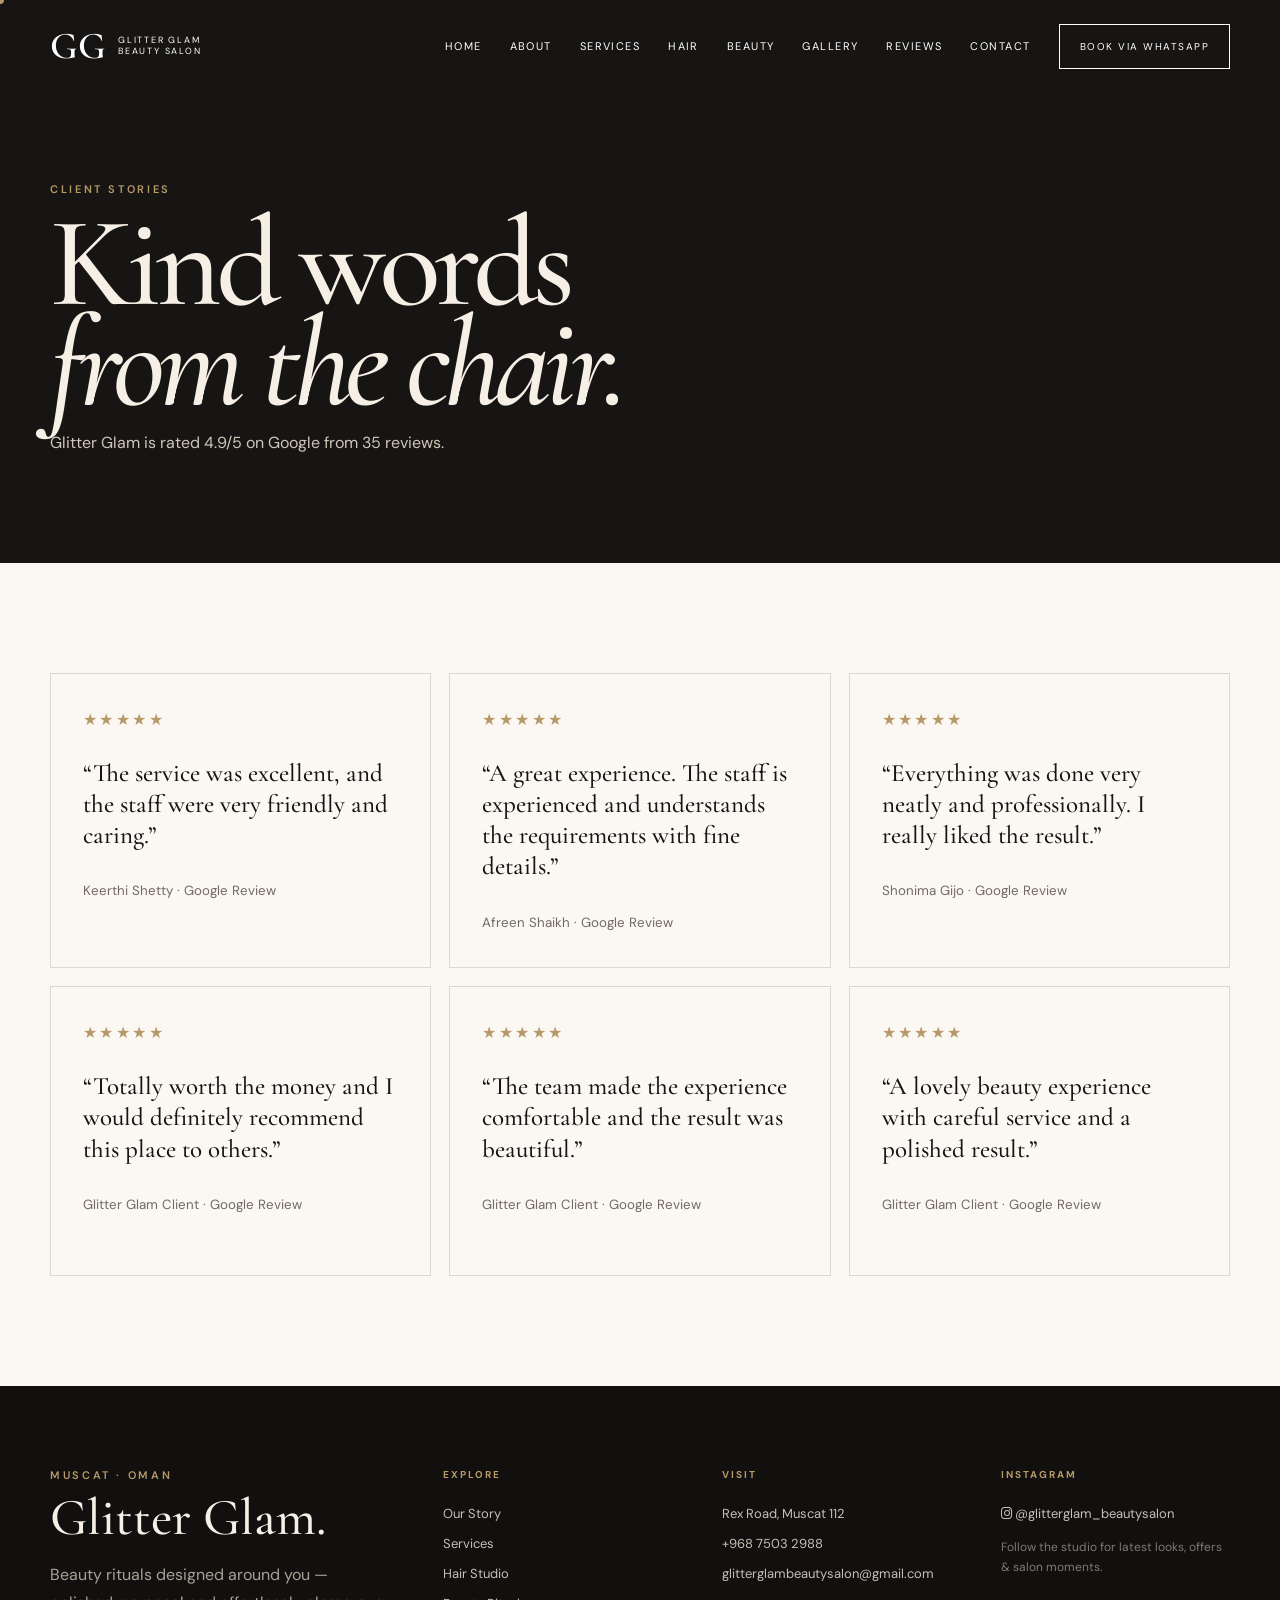
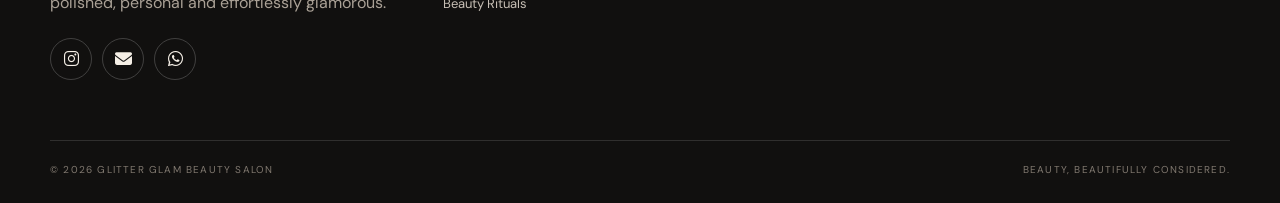
<file: reviews.html>
<!doctype html>
<html lang="en">

<head>
    <meta charset="utf-8">
    <meta name="viewport" content="width=device-width,initial-scale=1">
    <title>Reviews | Glitter Glam Beauty Salon</title>
    <link rel="stylesheet" href="https://cdnjs.cloudflare.com/ajax/libs/font-awesome/6.5.2/css/all.min.css">
    <link rel="stylesheet" href="css/styles.css">
</head>

<body>
    <div class="preloader" data-preloader>
        <div class="loader-inner">
            <div class="loader-mark">GG</div>
            <div class="loader-line"></div>
            <div class="loader-text">Glitter Glam Beauty Salon</div>
        </div>
    </div>
    <div class="cursor"></div>
    <header class="site-header" data-header>
        <div class="container nav"><a class="brand" href="index.html"><span class="brand-monogram">GG</span><span
                    class="brand-copy">Glitter Glam<br>Beauty Salon</span></a>
            <nav class="nav-links" data-nav><a href="index.html">Home</a><a href="about.html">About</a><a
                    href="services.html">Services</a><a href="hair.html">Hair</a><a href="beauty.html">Beauty</a><a
                    href="gallery.html">Gallery</a><a href="reviews.html">Reviews</a><a
                    href="contact.html">Contact</a><a class="nav-cta" href="https://wa.me/96875032988"
                    target="_blank">Book via WhatsApp</a></nav><button class="menu-toggle" data-menu-toggle
                aria-label="Menu"><span></span><span></span></button>
        </div>
    </header>
    <main>
        <section class="page-hero">
            <div class="container reveal">
                <div class="eyebrow">Client stories</div>
                <h1>Kind words<br><i>from the chair.</i></h1>
                <p>Glitter Glam is rated 4.9/5 on Google from 35 reviews.</p>
            </div>
        </section>
        <section class="section">
            <div class="container">
                <div class="reviews-grid stagger">
                    <article class="review">
                        <div class="stars">★★★★★</div>
                        <p>“The service was excellent, and the staff were very friendly and caring.”</p><small>Keerthi
                            Shetty · Google Review</small>
                    </article>
                    <article class="review">
                        <div class="stars">★★★★★</div>
                        <p>“A great experience. The staff is experienced and understands the requirements with fine
                            details.”</p><small>Afreen Shaikh · Google Review</small>
                    </article>
                    <article class="review">
                        <div class="stars">★★★★★</div>
                        <p>“Everything was done very neatly and professionally. I really liked the result.”</p>
                        <small>Shonima Gijo · Google Review</small>
                    </article>
                    <article class="review">
                        <div class="stars">★★★★★</div>
                        <p>“Totally worth the money and I would definitely recommend this place to others.”</p>
                        <small>Glitter Glam Client · Google Review</small>
                    </article>
                    <article class="review">
                        <div class="stars">★★★★★</div>
                        <p>“The team made the experience comfortable and the result was beautiful.”</p><small>Glitter
                            Glam Client · Google Review</small>
                    </article>
                    <article class="review">
                        <div class="stars">★★★★★</div>
                        <p>“A lovely beauty experience with careful service and a polished result.”</p><small>Glitter
                            Glam Client · Google Review</small>
                    </article>
                </div>
            </div>
        </section>
    </main>
    <footer class="site-footer">
        <div class="container">
            <div class="footer-top">
                <div class="footer-brand">
                    <div class="eyebrow">Muscat · Oman</div>
                    <h2>Glitter Glam.</h2>
                    <p>Beauty rituals designed around you — polished, personal and effortlessly glamorous.</p>
                    <div class="social-row">
                        <a class="social-icon" href="https://www.instagram.com/glitterglam_beautysalon/" target="_blank"
                            aria-label="Instagram"><i class="fa-brands fa-instagram"></i></a>
                        <a class="social-icon" href="mailto:glitterglambeautysalon@gmail.com" aria-label="Email"><i
                                class="fa-solid fa-envelope"></i></a>
                        <a class="social-icon" href="https://wa.me/96875032988" target="_blank" aria-label="WhatsApp"><i
                                class="fa-brands fa-whatsapp"></i></a>
                    </div>
                </div>
                <div class="footer-col">
                    <h4>Explore</h4><a href="about.html">Our Story</a><a href="services.html">Services</a><a
                        href="hair.html">Hair Studio</a><a href="beauty.html">Beauty Rituals</a>
                </div>
                <div class="footer-col">
                    <h4>Visit</h4><a
                        href="https://maps.app.goo.gl/MbD852n7uoucoB3p8"
                        target="_blank">Rex Road, Muscat 112</a><a href="tel:+96875032988">+968 7503 2988</a><a
                        href="mailto:glitterglambeautysalon@gmail.com">glitterglambeautysalon@gmail.com</a>
                </div>
                <div class="footer-col">
                    <h4>Instagram</h4><a href="https://www.instagram.com/glitterglam_beautysalon/" target="_blank"><i
                            class="fa-brands fa-instagram"></i> @glitterglam_beautysalon</a>
                    <p style="color:#817970;font-size:12px">Follow the studio for latest looks, offers & salon moments.
                    </p>
                </div>
            </div>
            <div class="footer-bottom"><span>© 2026 Glitter Glam Beauty Salon</span><span>Beauty, beautifully
                    considered.</span></div>
        </div>
    </footer><button class="to-top" aria-label="Back to top">↑</button>
    <script src="js/script.js"></script>
</body>

</html>
</file>
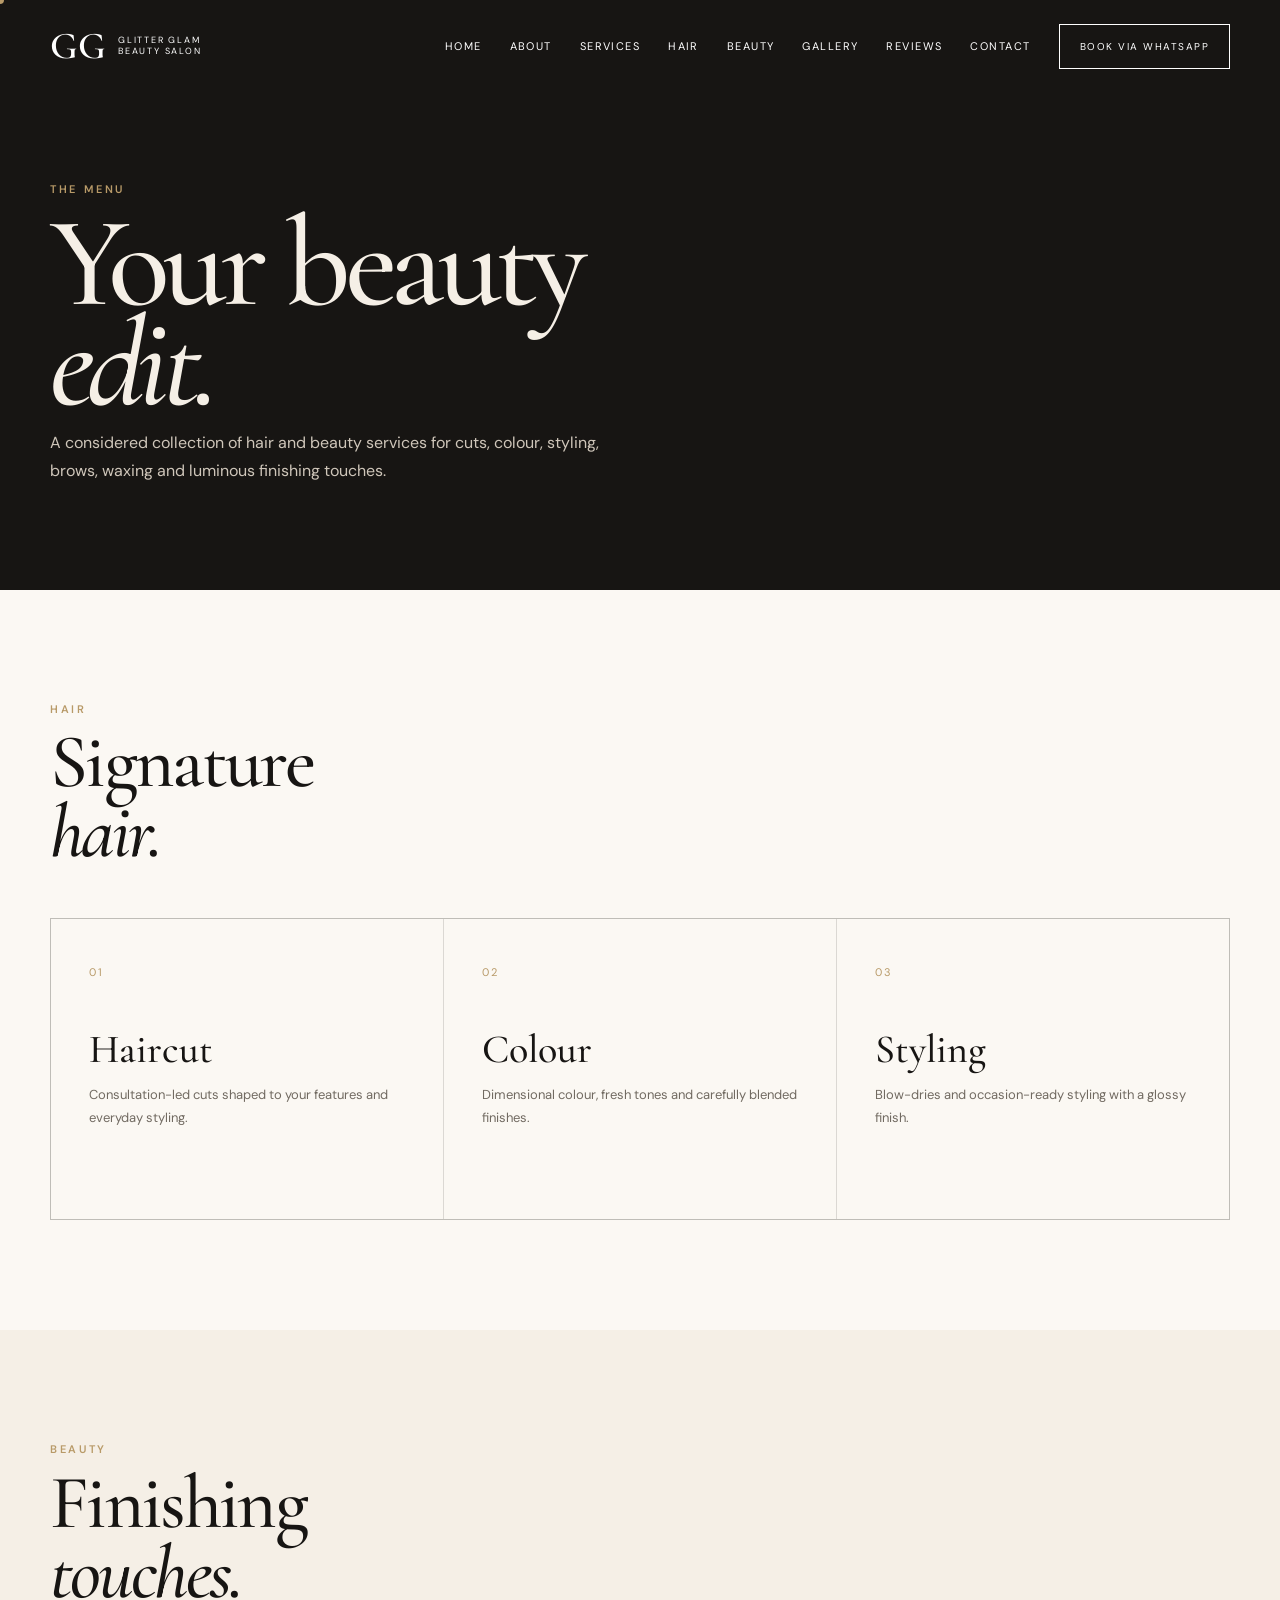
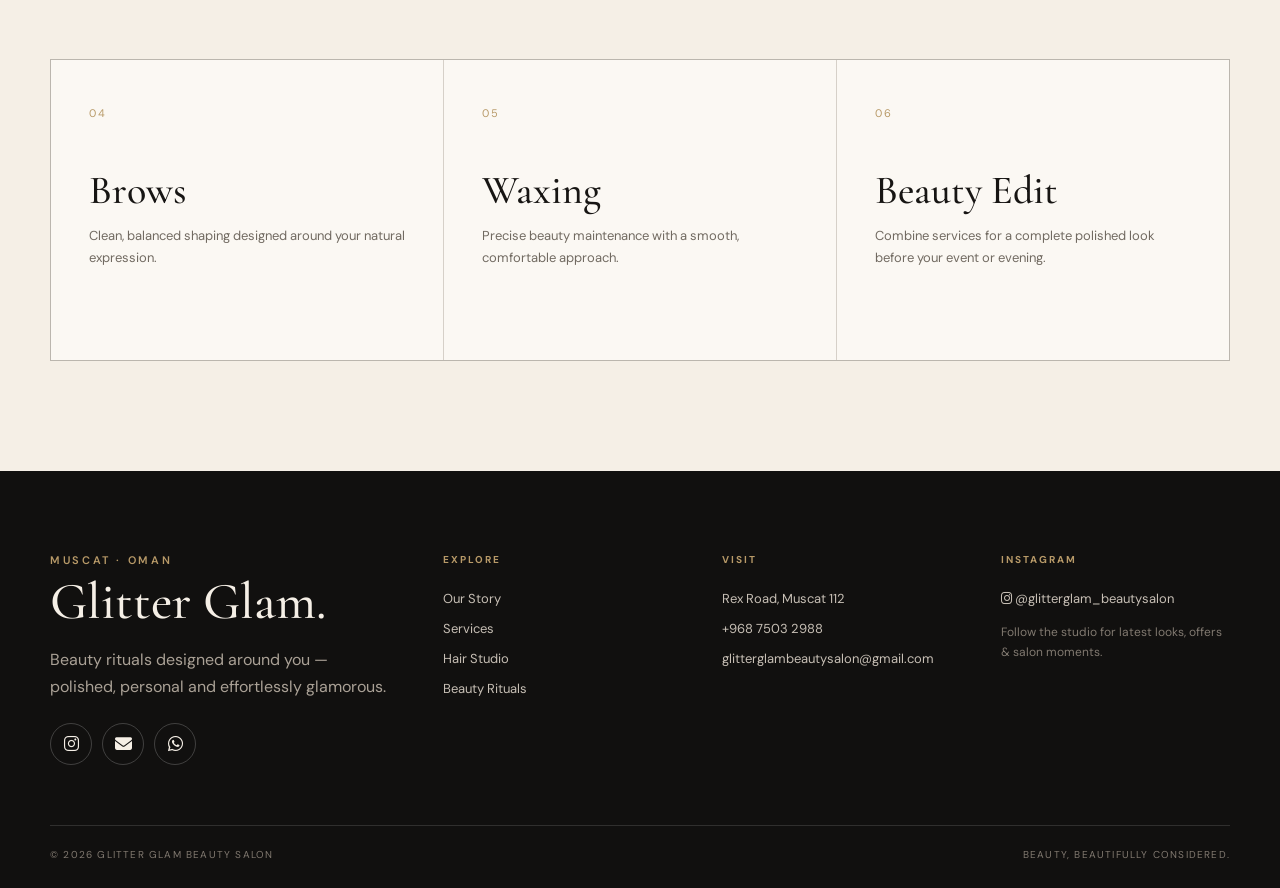
<file: services.html>
<!doctype html>
<html lang="en">

<head>
    <meta charset="utf-8">
    <meta name="viewport" content="width=device-width,initial-scale=1">
    <title>Services | Glitter Glam Beauty Salon</title>
    <link rel="stylesheet" href="https://cdnjs.cloudflare.com/ajax/libs/font-awesome/6.5.2/css/all.min.css">
    <link rel="stylesheet" href="css/styles.css">
</head>

<body>
    <div class="preloader" data-preloader>
        <div class="loader-inner">
            <div class="loader-mark">GG</div>
            <div class="loader-line"></div>
            <div class="loader-text">Glitter Glam Beauty Salon</div>
        </div>
    </div>
    <div class="cursor"></div>
    <header class="site-header" data-header>
        <div class="container nav"><a class="brand" href="index.html"><span class="brand-monogram">GG</span><span
                    class="brand-copy">Glitter Glam<br>Beauty Salon</span></a>
            <nav class="nav-links" data-nav><a href="index.html">Home</a><a href="about.html">About</a><a
                    href="services.html">Services</a><a href="hair.html">Hair</a><a href="beauty.html">Beauty</a><a
                    href="gallery.html">Gallery</a><a href="reviews.html">Reviews</a><a
                    href="contact.html">Contact</a><a class="nav-cta" href="https://wa.me/96875032988"
                    target="_blank">Book via WhatsApp</a></nav><button class="menu-toggle" data-menu-toggle
                aria-label="Menu"><span></span><span></span></button>
        </div>
    </header>
    <main>
        <section class="page-hero">
            <div class="container reveal">
                <div class="eyebrow">The menu</div>
                <h1>Your beauty<br><i>edit.</i></h1>
                <p>A considered collection of hair and beauty services for cuts, colour, styling, brows, waxing and
                    luminous finishing touches.</p>
            </div>
        </section>
        <section class="section">
            <div class="container">
                <div class="section-head reveal">
                    <div>
                        <div class="eyebrow">Hair</div>
                        <h2>Signature<br><i>hair.</i></h2>
                    </div>
                </div>
                <div class="services-grid stagger">
                    <div class="service-card"><span class="service-number">01</span>
                        <h3>Haircut</h3>
                        <p>Consultation-led cuts shaped to your features and everyday styling.</p>
                    </div>
                    <div class="service-card"><span class="service-number">02</span>
                        <h3>Colour</h3>
                        <p>Dimensional colour, fresh tones and carefully blended finishes.</p>
                    </div>
                    <div class="service-card"><span class="service-number">03</span>
                        <h3>Styling</h3>
                        <p>Blow-dries and occasion-ready styling with a glossy finish.</p>
                    </div>
                </div>
            </div>
        </section>
        <section class="section" style="background:var(--cream)">
            <div class="container">
                <div class="section-head reveal">
                    <div>
                        <div class="eyebrow">Beauty</div>
                        <h2>Finishing<br><i>touches.</i></h2>
                    </div>
                </div>
                <div class="services-grid stagger">
                    <div class="service-card"><span class="service-number">04</span>
                        <h3>Brows</h3>
                        <p>Clean, balanced shaping designed around your natural expression.</p>
                    </div>
                    <div class="service-card"><span class="service-number">05</span>
                        <h3>Waxing</h3>
                        <p>Precise beauty maintenance with a smooth, comfortable approach.</p>
                    </div>
                    <div class="service-card"><span class="service-number">06</span>
                        <h3>Beauty Edit</h3>
                        <p>Combine services for a complete polished look before your event or evening.</p>
                    </div>
                </div>
            </div>
        </section>
    </main>
    <footer class="site-footer">
        <div class="container">
            <div class="footer-top">
                <div class="footer-brand">
                    <div class="eyebrow">Muscat · Oman</div>
                    <h2>Glitter Glam.</h2>
                    <p>Beauty rituals designed around you — polished, personal and effortlessly glamorous.</p>
                    <div class="social-row">
                        <a class="social-icon" href="https://www.instagram.com/glitterglam_beautysalon/" target="_blank"
                            aria-label="Instagram"><i class="fa-brands fa-instagram"></i></a>
                        <a class="social-icon" href="mailto:glitterglambeautysalon@gmail.com" aria-label="Email"><i
                                class="fa-solid fa-envelope"></i></a>
                        <a class="social-icon" href="https://wa.me/96875032988" target="_blank" aria-label="WhatsApp"><i
                                class="fa-brands fa-whatsapp"></i></a>
                    </div>
                </div>
                <div class="footer-col">
                    <h4>Explore</h4><a href="about.html">Our Story</a><a href="services.html">Services</a><a
                        href="hair.html">Hair Studio</a><a href="beauty.html">Beauty Rituals</a>
                </div>
                <div class="footer-col">
                    <h4>Visit</h4><a
                        href="https://maps.app.goo.gl/MbD852n7uoucoB3p8"
                        target="_blank">Rex Road, Muscat 112</a><a href="tel:+96875032988">+968 7503 2988</a><a
                        href="mailto:glitterglambeautysalon@gmail.com">glitterglambeautysalon@gmail.com</a>
                </div>
                <div class="footer-col">
                    <h4>Instagram</h4><a href="https://www.instagram.com/glitterglam_beautysalon/" target="_blank"><i
                            class="fa-brands fa-instagram"></i> @glitterglam_beautysalon</a>
                    <p style="color:#817970;font-size:12px">Follow the studio for latest looks, offers & salon moments.
                    </p>
                </div>
            </div>
            <div class="footer-bottom"><span>© 2026 Glitter Glam Beauty Salon</span><span>Beauty, beautifully
                    considered.</span></div>
        </div>
    </footer><button class="to-top" aria-label="Back to top">↑</button>
    <script src="js/script.js"></script>
</body>

</html>
</file>
<file: css/styles.css>
@import url('https://fonts.googleapis.com/css2?family=Cormorant+Garamond:wght@400;500;600;700&family=DM+Sans:wght@300;400;500;600&display=swap');

:root {
    --ink: #171513;
    --cream: #f5efe6;
    --paper: #fbf8f3;
    --gold: #b89a68;
    --muted: #716a61;
    --line: rgba(23, 21, 19, .14);
    --white: #fff
}

* {
    box-sizing: border-box
}

html {
    scroll-behavior: smooth
}

body {
    margin: 0;
    background: var(--paper);
    color: var(--ink);
    font-family: "DM Sans", sans-serif;
    font-weight: 400;
    line-height: 1.7
}

body.is-loading {
    overflow: hidden
}

a {
    color: inherit;
    text-decoration: none
}

img {
    display: block;
    width: 100%;
    height: 100%;
    object-fit: cover
}

.container {
    width: min(1180px, calc(100% - 48px));
    margin: auto
}

.serif {
    font-family: "Cormorant Garamond", serif
}

.eyebrow {
    font-size: 11px;
    letter-spacing: .24em;
    text-transform: uppercase;
    color: var(--gold);
    font-weight: 600
}

.section {
    padding: 110px 0
}

.section.dark {
    background: var(--ink);
    color: var(--cream)
}

.section-head {
    display: flex;
    justify-content: space-between;
    gap: 30px;
    align-items: end;
    margin-bottom: 50px
}

.section-head h2 {
    font: 500 clamp(44px, 6vw, 76px)/.92 "Cormorant Garamond", serif;
    margin: 10px 0 0;
    letter-spacing: -.035em
}

.section-head p {
    max-width: 430px;
    color: var(--muted)
}

.dark .section-head p {
    color: #bdb5aa
}

.preloader {
    position: fixed;
    inset: 0;
    background: var(--ink);
    color: var(--cream);
    z-index: 9999;
    display: grid;
    place-items: center;
    transition: opacity .7s, visibility .7s
}

.preloader.done {
    opacity: 0;
    visibility: hidden
}

.loader-inner {
    text-align: center
}

.loader-mark {
    font: 600 68px/.8 "Cormorant Garamond", serif;
    letter-spacing: .08em
}

.loader-line {
    width: 120px;
    height: 1px;
    background: var(--gold);
    margin: 22px auto;
    transform-origin: left;
    animation: load 1.1s ease forwards
}

.loader-text {
    font-size: 10px;
    letter-spacing: .35em;
    text-transform: uppercase
}

@keyframes load {
    from {
        transform: scaleX(0)
    }

    to {
        transform: scaleX(1)
    }
}

.site-header {
    position: fixed;
    top: 0;
    left: 0;
    right: 0;
    z-index: 100;
    padding: 24px 0;
    color: white;
    transition: .45s
}

.site-header.scrolled {
    background: rgba(245, 239, 230, .94);
    backdrop-filter: blur(14px);
    color: var(--ink);
    box-shadow: 0 10px 40px rgba(0, 0, 0, .06)
}

.nav {
    display: flex;
    align-items: center;
    justify-content: space-between
}

.brand {
    display: flex;
    align-items: center;
    gap: 12px
}

.brand-monogram {
    font: 600 38px/.8 "Cormorant Garamond", serif
}

.brand-copy {
    font-size: 9px;
    letter-spacing: .2em;
    text-transform: uppercase;
    line-height: 1.3
}

.nav-links {
    display: flex;
    align-items: center;
    gap: 28px;
    font-size: 11px;
    text-transform: uppercase;
    letter-spacing: .13em
}

.nav-links a {
    position: relative
}

.nav-links a:after {
    content: "";
    position: absolute;
    left: 0;
    bottom: -7px;
    width: 100%;
    height: 1px;
    background: currentColor;
    transform: scaleX(0);
    transform-origin: right;
    transition: .35s
}

.nav-links a:hover:after {
    transform: scaleX(1);
    transform-origin: left
}

.nav-cta,
.btn {
    display: inline-flex;
    align-items: center;
    justify-content: center;
    gap: 10px;
    border: 1px solid currentColor;
    padding: 13px 20px;
    text-transform: uppercase;
    letter-spacing: .15em;
    font-size: 10px;
    transition: .35s
}

.btn-fill {
    background: var(--ink);
    color: var(--cream);
    border-color: var(--ink)
}

.btn-fill:hover {
    background: var(--gold);
    border-color: var(--gold)
}

.menu-toggle {
    display: none;
    background: none;
    border: 0;
    color: inherit
}

.menu-toggle span {
    display: block;
    width: 25px;
    height: 1px;
    background: currentColor;
    margin: 6px
}

.hero {
    min-height: 100vh;
    background: var(--ink);
    color: var(--cream);
    position: relative;
    overflow: hidden;
    display: grid;
    align-items: end
}

.hero-media {
    position: absolute;
    inset: 0
}

.hero-media:after {
    content: "";
    position: absolute;
    inset: 0;
    background: linear-gradient(90deg, rgba(10, 8, 7, .72), rgba(10, 8, 7, .16) 65%, rgba(10, 8, 7, .45))
}

.hero-content {
    position: relative;
    z-index: 2;
    padding: 170px 0 95px
}

.hero h1 {
    font: 500 clamp(64px, 10vw, 150px)/.78 "Cormorant Garamond", serif;
    letter-spacing: -.05em;
    max-width: 900px;
    margin: 20px 0 30px
}

.hero p {
    max-width: 540px;
    color: #ddd4c8;
    font-size: 15px
}

.hero-actions {
    display: flex;
    gap: 12px;
    margin-top: 34px
}

.hero .btn {
    color: var(--cream)
}

.hero .btn-fill {
    background: var(--cream);
    color: var(--ink);
    border-color: var(--cream)
}

.intro-grid {
    display: grid;
    grid-template-columns: 1fr 1.15fr;
    gap: 90px;
    align-items: center
}

.intro-copy h2 {
    font: 500 clamp(48px, 6vw, 80px)/.92 "Cormorant Garamond", serif;
    margin: 15px 0 25px
}

.intro-copy p {
    color: var(--muted);
    max-width: 530px
}

.image-frame {
    height: 650px;
    overflow: hidden;
    position: relative
}

.image-frame img {
    transition: transform 1.1s cubic-bezier(.2, .7, .2, 1)
}

.image-frame:hover img {
    transform: scale(1.045)
}

.caption {
    position: absolute;
    bottom: 18px;
    left: 18px;
    background: rgba(251, 248, 243, .9);
    padding: 8px 12px;
    font-size: 10px;
    letter-spacing: .15em;
    text-transform: uppercase
}

.services-grid {
    display: grid;
    grid-template-columns: repeat(3, 1fr);
    gap: 1px;
    background: var(--line);
    border: 1px solid var(--line)
}

.service-card {
    background: var(--paper);
    padding: 38px;
    min-height: 300px;
    transition: .45s
}

.service-card:hover {
    background: var(--ink);
    color: var(--cream);
    transform: translateY(-8px)
}

.service-card h3 {
    font: 500 40px/1 "Cormorant Garamond", serif;
    margin: 45px 0 15px
}

.service-card p {
    color: var(--muted);
    font-size: 13px
}

.service-card:hover p {
    color: #bbb2a6
}

.service-number {
    font: 11px "DM Sans", sans-serif;
    letter-spacing: .2em;
    color: var(--gold)
}

.mosaic {
    display: grid;
    grid-template-columns: 1.1fr .9fr .9fr;
    grid-auto-rows: 260px;
    gap: 14px
}

.mosaic .wide {
    grid-row: span 2
}

.mosaic .tall {
    grid-row: span 2
}

.mosaic figure {
    margin: 0;
    overflow: hidden
}

.mosaic figure img {
    transition: 1s
}

.mosaic figure:hover img {
    transform: scale(1.06)
}

.story {
    display: grid;
    grid-template-columns: .8fr 1.2fr;
    gap: 80px;
    align-items: center
}

.story h2 {
    font: 500 clamp(52px, 7vw, 92px)/.86 "Cormorant Garamond", serif;
    margin: 12px 0 28px
}

.story p {
    color: var(--muted);
    max-width: 580px
}

.quote {
    font: 500 31px/1.25 "Cormorant Garamond", serif;
    border-top: 1px solid var(--line);
    padding-top: 25px;
    margin-top: 40px
}

.reviews-grid {
    display: grid;
    grid-template-columns: repeat(3, 1fr);
    gap: 18px
}

.review {
    border: 1px solid var(--line);
    padding: 32px;
    min-height: 290px;
    background: var(--paper)
}

.stars {
    letter-spacing: .15em;
    color: var(--gold)
}

.review p {
    font: 500 25px/1.25 "Cormorant Garamond", serif
}

.review small {
    color: var(--muted)
}

.contact-grid {
    display: grid;
    grid-template-columns: 1fr 1fr;
    gap: 70px
}

.contact-grid h1 {
    font: 500 clamp(60px, 8vw, 105px)/.82 "Cormorant Garamond", serif;
    margin: 15px 0 30px
}

.contact-list {
    border-top: 1px solid var(--line)
}

.contact-item {
    padding: 20px 0;
    border-bottom: 1px solid var(--line);
    display: flex;
    justify-content: space-between;
    gap: 20px
}

.contact-item span:first-child {
    text-transform: uppercase;
    letter-spacing: .14em;
    font-size: 10px;
    color: var(--gold)
}

.page-hero {
    padding: 180px 0 90px;
    background: var(--ink);
    color: var(--cream)
}

.page-hero h1 {
    font: 500 clamp(65px, 10vw, 135px)/.78 "Cormorant Garamond", serif;
    margin: 15px 0;
    letter-spacing: -.05em
}

.page-hero p {
    max-width: 600px;
    color: #cfc6ba
}

.site-footer {
    background: #11100f;
    color: var(--cream);
    padding: 80px 0 25px
}

.footer-top {
    display: grid;
    grid-template-columns: 1.5fr 1fr 1fr 1fr;
    gap: 50px;
    padding-bottom: 60px;
    border-bottom: 1px solid rgba(255, 255, 255, .13)
}

.footer-brand h2 {
    font: 500 52px/.9 "Cormorant Garamond", serif;
    margin: 10px 0 20px
}

.footer-brand p {
    color: #aaa196
}

.footer-col h4 {
    font-size: 10px;
    letter-spacing: .2em;
    text-transform: uppercase;
    color: var(--gold);
    margin: 0 0 20px
}

.footer-col a {
    display: block;
    color: #c7bfb5;
    margin: 8px 0;
    font-size: 13px;
    transition: .25s
}

.footer-col a:hover {
    color: white;
    transform: translateX(4px)
}

.social-row {
    display: flex;
    gap: 10px;
    margin-top: 22px
}

.social-icon {
    width: 42px;
    height: 42px;
    border: 1px solid rgba(255, 255, 255, .2);
    display: grid;
    place-items: center;
    border-radius: 50%;
    font-size: 17px;
    transition: .3s
}

.social-icon:hover {
    background: var(--gold);
    border-color: var(--gold);
    transform: translateY(-4px)
}

.footer-bottom {
    padding-top: 20px;
    display: flex;
    justify-content: space-between;
    color: #817970;
    font-size: 10px;
    text-transform: uppercase;
    letter-spacing: .12em
}

.cursor {
    position: fixed;
    z-index: 9998;
    width: 8px;
    height: 8px;
    border-radius: 50%;
    background: var(--gold);
    pointer-events: none;
    transform: translate(-50%, -50%);
    transition: width .25s, height .25s, opacity .25s
}

.cursor.big {
    width: 52px;
    height: 52px;
    opacity: .55
}

.reveal {
    opacity: 0;
    transform: translateY(35px);
    transition: opacity .9s, transform .9s
}

.reveal.in {
    opacity: 1;
    transform: none
}

.stagger>* {
    opacity: 0;
    transform: translateY(20px)
}

.stagger.in>* {
    opacity: 1;
    transform: none;
    transition: opacity .7s, transform .7s
}

.stagger.in>*:nth-child(2) {
    transition-delay: .08s
}

.stagger.in>*:nth-child(3) {
    transition-delay: .16s
}

.stagger.in>*:nth-child(4) {
    transition-delay: .24s
}

.to-top {
    position: fixed;
    right: 22px;
    bottom: 22px;
    width: 46px;
    height: 46px;
    border: 1px solid var(--ink);
    background: var(--paper);
    z-index: 90;
    opacity: 0;
    visibility: hidden;
    transition: .3s
}

.to-top.show {
    opacity: 1;
    visibility: visible
}

.mobile-social {
    display: none
}

@media(max-width:900px) {
    .nav-links {
        gap: 15px
    }

    .intro-grid,
    .story,
    .contact-grid {
        grid-template-columns: 1fr;
        gap: 45px
    }

    .services-grid,
    .reviews-grid {
        grid-template-columns: 1fr 1fr
    }

    .footer-top {
        grid-template-columns: 1fr 1fr
    }

    .image-frame {
        height: 520px
    }
}

@media(max-width:680px) {
    .container {
        width: min(100% - 30px, 1180px)
    }

    .section {
        padding: 75px 0
    }

    .section-head {
        display: block
    }

    /* Fixed & Stabilized Mobile Navigation Drawer */
    .nav-links {
        position: fixed;
        top: 0;
        right: 0;
        width: 100vw;
        height: 100dvh; /* Dynamic viewport height prevents address bar jump */
        background: var(--ink) !important;
        color: var(--cream) !important;
        display: flex;
        flex-direction: column;
        justify-content: center;
        align-items: center;
        padding: 80px 24px 40px;
        gap: 20px;
        font-size: 16px;
        overflow-y: auto;
        
        transform: translateX(100%);
        transition: transform .45s cubic-bezier(.2, .8, .2, 1);
        z-index: 999; /* Higher than header backdrop */
    }

    .nav-links.open {
        transform: translateX(0);
    }

    /* Lock link colors so parent .scrolled state doesn't affect them */
    .nav-links a,
    .site-header.scrolled .nav-links a {
        color: var(--cream) !important;
    }

    /* Ensure close/hamburger icon stays above open drawer */
    .menu-toggle {
        display: block;
        position: relative;
        z-index: 1000;
    }

    /* Toggle icon contrast fix when menu is open */
    .menu-toggle.open span {
        background: var(--cream) !important;
    }

    .nav-cta {
        display: none
    }

    .hero-content {
        padding: 150px 0 70px
    }

    .hero h1 {
        font-size: 70px
    }

    .hero-actions {
        flex-direction: column;
        align-items: flex-start
    }

    .services-grid,
    .reviews-grid {
        grid-template-columns: 1fr
    }

    .mosaic {
        grid-template-columns: 1fr 1fr;
        grid-auto-rows: 210px
    }

    .mosaic .wide {
        grid-row: span 2
    }

    .mosaic .tall {
        grid-row: span 1
    }

    .footer-top {
        grid-template-columns: 1fr;
        gap: 35px
    }

    .footer-bottom {
        display: block
    }

    .footer-bottom span {
        display: block;
        margin-top: 8px
    }

    .cursor {
        display: none
    }

    .mobile-social {
        display: flex;
        gap: 12px
    }

    .page-hero {
        padding: 145px 0 70px
    }
}
</file>
